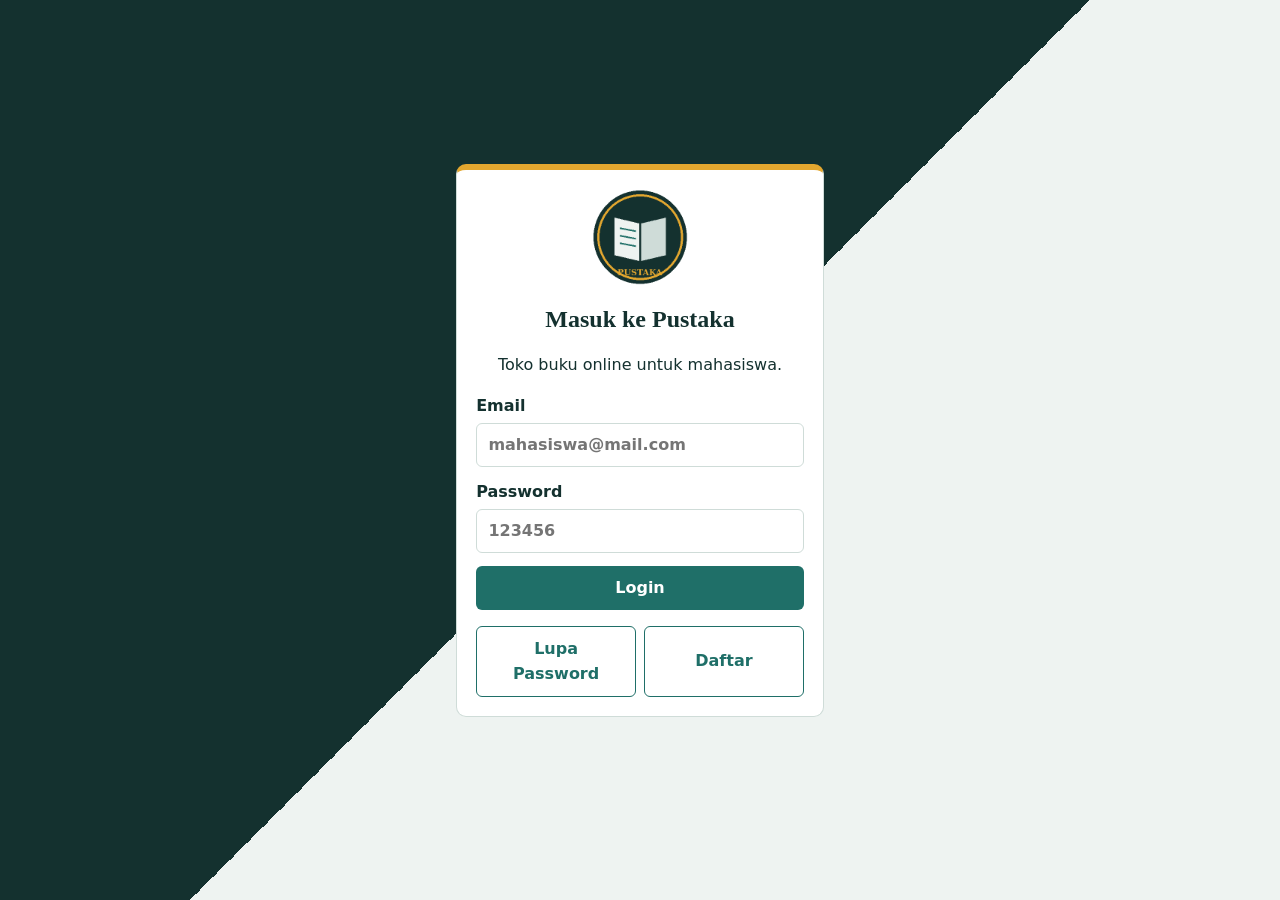
<file: index.html>
<!DOCTYPE html>
<html lang="id">
<head>
<meta charset="UTF-8">
<meta name="viewport" content="width=device-width, initial-scale=1">
<title>Login | Toko Buku Pustaka</title>
<link rel="icon" type="image/png" href="assets/favicon.png">
<link rel="stylesheet" href="css/style.css">
</head>
<body data-page="login" class="login">
<main>
  <section aria-labelledby="judul">
    <img class="logo-besar" src="assets/logo.png" alt="Logo Toko Buku Pustaka" width="96" height="96">
    <h1 id="judul">Masuk ke Pustaka</h1>
    <p>Toko buku online untuk mahasiswa.</p>
    <form id="formLogin">
      <label for="email">Email<input type="email" id="email" required placeholder="mahasiswa@mail.com"></label>
      <label for="password">Password<input type="password" id="password" required placeholder="123456"></label>
      <button class="btn" type="submit" style="width:100%">Login</button>
    </form>
    <div class="aksi">
      <button type="button" class="btn ghost" id="btnLupa">Lupa Password</button>
      <button type="button" class="btn ghost" id="btnDaftar">Daftar</button>
    </div>
  </section>
</main>
<script src="js/data.js"></script>
<script src="js/script.js"></script>
</body>
</html>
</file>
<file: css/style.css>
:root{--ink:#14312f;--teal:#1f6f68;--amber:#e3a72f;--bg:#eef3f1;--card:#fff;--line:#cfdcd8;--err:#b3261e;--ok:#1c7a43;--warn:#9a6a00}
*{box-sizing:border-box}
body{margin:0;font:16px/1.55 "Segoe UI",system-ui,sans-serif;background:var(--bg);color:var(--ink)}
h1,h2,.logo{font-family:Georgia,"Times New Roman",serif;line-height:1.2}
header.atas{background:var(--ink);color:#fff;display:flex;flex-wrap:wrap;align-items:center;gap:.5rem 1.5rem;padding:.8rem 1.5rem}
.logo{font-size:1.3rem;font-weight:700;color:var(--amber);text-decoration:none}
nav{display:flex;flex-wrap:wrap;gap:.25rem;margin-left:auto}
nav a,nav button{color:#fff;text-decoration:none;padding:.4rem .8rem;border-radius:6px;background:none;border:0;font:inherit;cursor:pointer}
nav a:hover,nav button:hover,nav a[aria-current]{background:var(--teal)}
main{max-width:1000px;margin:1.5rem auto;padding:0 1rem}
section{background:var(--card);border:1px solid var(--line);border-radius:10px;padding:1.2rem;margin-bottom:1.2rem}
footer{text-align:center;padding:1.5rem;font-size:.85rem;opacity:.7}
label{display:block;margin-bottom:.8rem;font-weight:600}
input,select,textarea{display:block;width:100%;margin-top:.25rem;padding:.55rem .7rem;border:1px solid var(--line);border-radius:6px;font:inherit}
input:focus-visible,select:focus-visible,textarea:focus-visible,.btn:focus-visible,a:focus-visible,nav button:focus-visible{outline:3px solid var(--amber);outline-offset:1px}
.btn{background:var(--teal);color:#fff;border:0;border-radius:6px;padding:.6rem 1.1rem;font:inherit;font-weight:600;cursor:pointer;text-decoration:none;display:inline-block}
.btn:hover{background:var(--ink)}
.btn.ghost{background:transparent;color:var(--teal);border:1px solid var(--teal)}
.btn.ghost:hover{background:var(--teal);color:#fff}
.btn.kecil{padding:.2rem .6rem;font-size:.85rem}
.grid2{display:grid;grid-template-columns:repeat(auto-fit,minmax(220px,1fr));gap:0 1rem}
.tabel{overflow-x:auto}
table{width:100%;border-collapse:collapse}
th,td{text-align:left;padding:.55rem .7rem;border-bottom:1px solid var(--line)}
thead th{background:var(--ink);color:#fff}
td input{width:5rem;margin:0}
.badge{padding:.1rem .6rem;border-radius:99px;font-size:.85rem;font-weight:600;background:#dfeee6;color:var(--ok)}
.badge.warn{background:#fbefd0;color:var(--warn)}
.badge.err{background:#f8dcd9;color:var(--err)}
.pesan{margin:.6rem 0 0;font-weight:600}
.pesan.err{color:var(--err)}
.pesan.ok{color:var(--ok)}
body.login{min-height:100vh;display:grid;place-items:center;padding:1rem;background:linear-gradient(135deg,var(--ink) 50%,var(--bg) 50%)}
.login main{width:100%;max-width:400px;margin:0}
.login section{border-top:6px solid var(--amber)}
.aksi{display:flex;gap:.5rem;margin-top:1rem}
.aksi .btn{flex:1}
.menu{display:grid;grid-template-columns:repeat(auto-fit,minmax(210px,1fr));gap:1rem}
.menu a{display:block;background:var(--card);border:2px solid var(--line);border-left:8px solid var(--amber);border-radius:10px;padding:1.3rem;text-decoration:none;color:var(--ink);transition:transform .15s}
.menu a:hover{transform:translateY(-3px);border-color:var(--teal)}
.menu strong{display:block;font-family:Georgia,serif;font-size:1.2rem}
dialog{border:0;border-radius:12px;padding:1.5rem;width:min(92vw,420px);box-shadow:0 10px 40px #0006}
dialog::backdrop{background:#14312fb3}
.besar{font:700 2rem Georgia,serif;color:var(--teal);margin:.3rem 0}
.bar{height:14px;background:var(--line);border-radius:99px;overflow:hidden;margin:1rem 0}
.bar span{display:block;height:100%;background:var(--amber);transition:width .6s}
.steps{display:flex;flex-wrap:wrap;justify-content:space-between;list-style:none;padding:0;margin:0 0 1rem;gap:.5rem}
.steps li{opacity:.55;font-weight:600}
.steps li.aktif{opacity:1;color:var(--teal)}
.steps li.aktif::before{content:"\2713  "}
.ringkas{display:grid;grid-template-columns:repeat(auto-fit,minmax(180px,1fr));gap:1rem}
.ringkas div{background:var(--card);border:1px solid var(--line);border-radius:10px;padding:1rem}
.ringkas b{display:block;font:700 1.6rem Georgia,serif;color:var(--teal)}
@media (prefers-reduced-motion:reduce){*{transition:none!important}}

.logo{display:flex;align-items:center;gap:.6rem}
.logo img{border-radius:50%}
.logo-besar{display:block;margin:0 auto .5rem;border-radius:50%}
.cover{display:block;border-radius:3px;box-shadow:0 1px 4px #0004;object-fit:cover}
td.item{display:flex;align-items:center;gap:.7rem}
.login h1,.login main>section>p{text-align:center}
</file>
